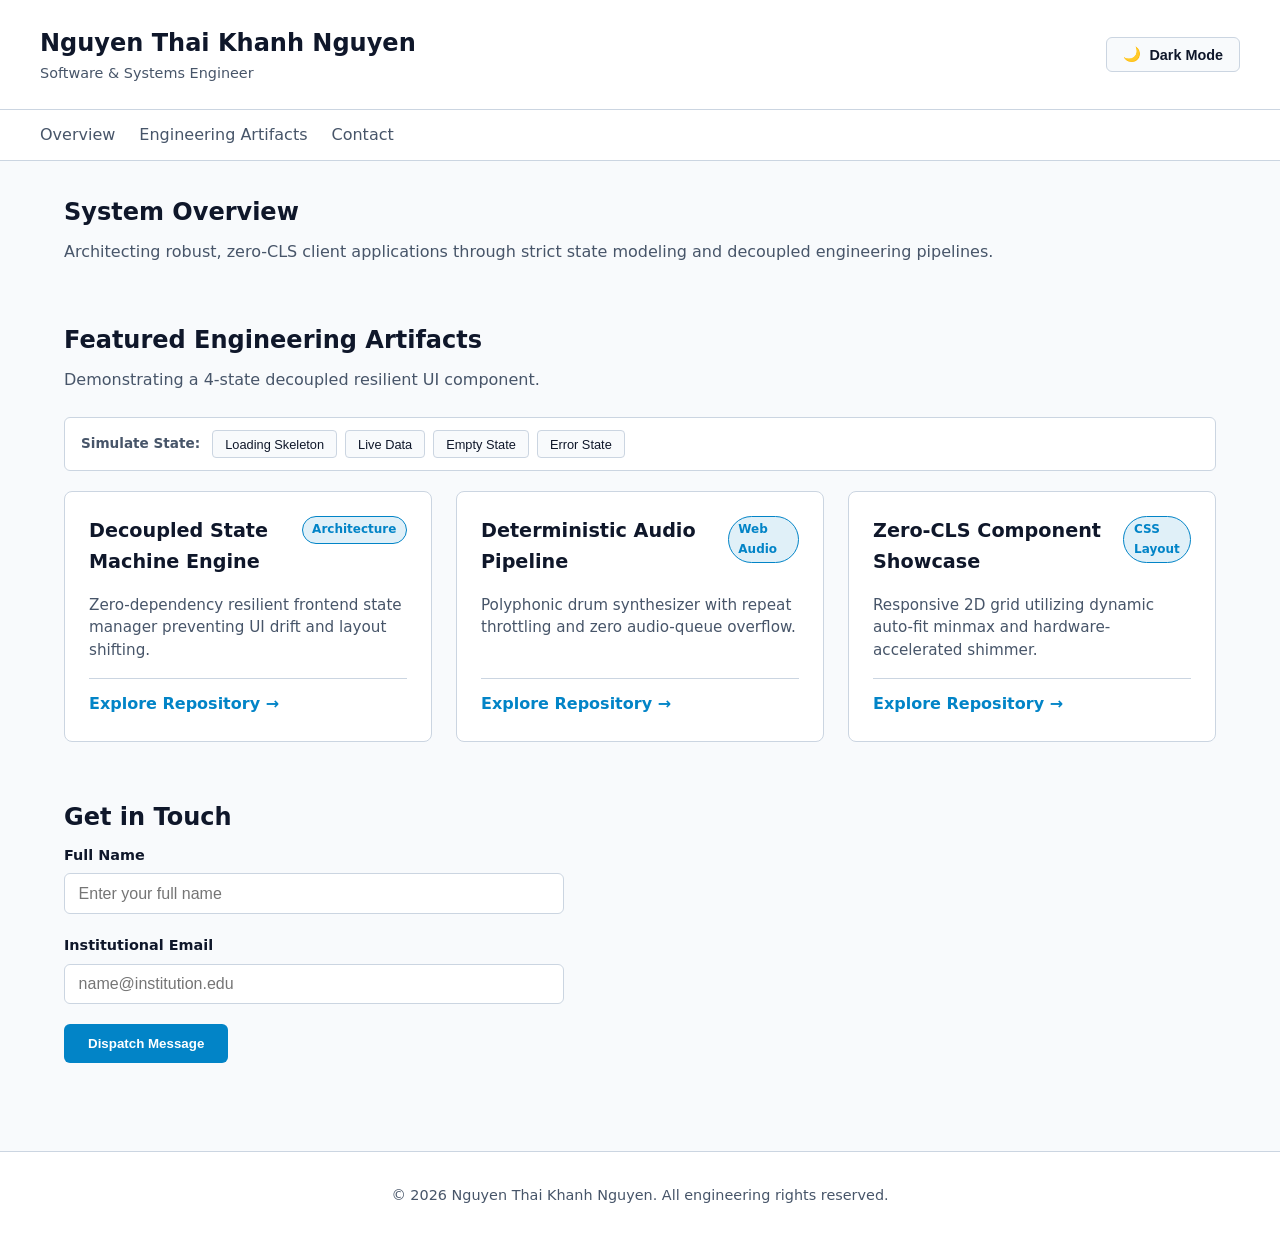
<file: index.html>
<!DOCTYPE html>
<html lang="en">
<head>
  <meta charset="UTF-8">
  <meta name="viewport" content="width=device-width, initial-scale=1.0">
  <title>Engineering Portfolio | Resilient Architecture</title>
  <link rel="stylesheet" href="style.css">
</head>
<body>
  <!-- Accessible Skip Link -->
  <a href="#main-content" class="skip-link">Skip to main content</a>

  <!-- Global Header Landmark -->
  <header role="banner" class="site-header">
    <div class="header-inner">
      <div class="brand">
        <h1 class="brand-title">Nguyen Thai Khanh Nguyen</h1>
        <p class="brand-tagline">Software & Systems Engineer</p>
      </div>

      <!-- Theme Switcher Trigger -->
      <button 
        type="button" 
        id="theme-btn" 
        class="theme-toggle" 
        aria-pressed="false" 
        aria-label="Toggle color theme">
        <span class="theme-icon" aria-hidden="true">🌙</span>
        <span class="theme-text">Dark Mode</span>
      </button>
    </div>
  </header>

  <!-- Global Navigation Landmark -->
  <nav role="navigation" aria-label="Primary Navigation" class="site-nav">
    <ul class="nav-links">
      <li><a href="#overview">Overview</a></li>
      <li><a href="#projects">Engineering Artifacts</a></li>
      <li><a href="#contact">Contact</a></li>
    </ul>
  </nav>

  <!-- Main Content Landmark -->
  <main id="main-content" role="main">
    <!-- Hero / Overview Section -->
    <section id="overview" class="section-container" aria-labelledby="overview-heading">
      <h2 id="overview-heading">System Overview</h2>
      <p class="section-lead">
        Architecting robust, zero-CLS client applications through strict state modeling and decoupled engineering pipelines.
      </p>
    </section>

    <!-- Exercise 4: Resilient Component Architecture -->
    <section id="projects" class="section-container" aria-labelledby="projects-heading">
      <div class="section-header">
        <h2 id="projects-heading">Featured Engineering Artifacts</h2>
        <p class="section-subtitle">Demonstrating a 4-state decoupled resilient UI component.</p>
      </div>

      <!-- State Simulator (Interactive controls for Live Defense evaluation) -->
      <aside class="state-simulator" aria-label="Live State Simulator">
        <span class="simulator-label">Simulate State:</span>
        <div class="button-group" role="group" aria-label="State controls">
          <button type="button" class="btn-state" data-target="loading">Loading Skeleton</button>
          <button type="button" class="btn-state" data-target="success">Live Data</button>
          <button type="button" class="btn-state" data-target="empty">Empty State</button>
          <button type="button" class="btn-state" data-target="error">Error State</button>
        </div>
      </aside>

      <!-- Target Container for Dynamic Component States -->
      <div 
        id="projects-container" 
        class="projects-grid" 
        role="region" 
        aria-label="Projects list" 
        aria-live="polite" 
        aria-busy="false">
        <!-- State nodes are injected dynamically via app.js -->
      </div>
    </section>

    <!-- Contact Form Section -->
    <section id="contact" class="section-container" aria-labelledby="contact-heading">
      <h2 id="contact-heading">Get in Touch</h2>
      <form class="contact-form" action="#" method="POST" onsubmit="event.preventDefault();">
        <div class="form-group">
          <label for="contact-name">Full Name</label>
          <input type="text" id="contact-name" name="name" required placeholder="Enter your full name">
        </div>
        <div class="form-group">
          <label for="contact-email">Institutional Email</label>
          <input type="email" id="contact-email" name="email" required placeholder="name@institution.edu">
        </div>
        <button type="submit" class="btn-submit">Dispatch Message</button>
      </form>
    </section>
  </main>

  <!-- Global Footer Landmark -->
  <footer role="contentinfo" class="site-footer">
    <p>&copy; 2026 Nguyen Thai Khanh Nguyen. All engineering rights reserved.</p>
  </footer>

  <script src="app.js"></script>
</body>
</html>
</file>
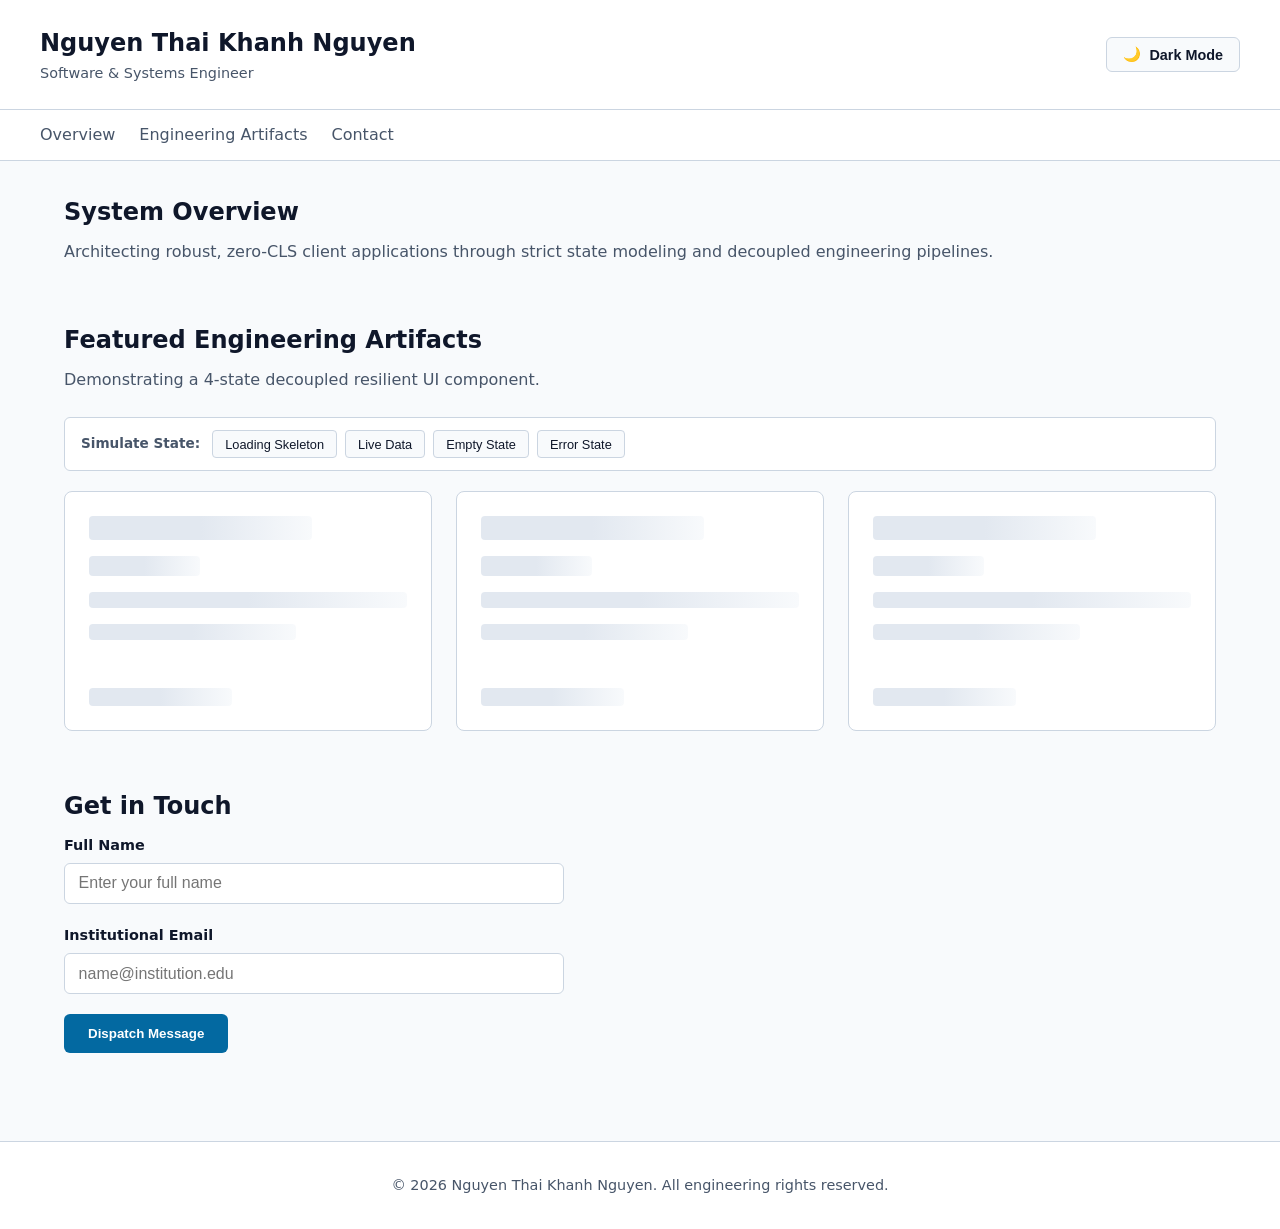
<file: homework1/index.html>
<!DOCTYPE html>
<html lang="en">
<head>
  <meta charset="UTF-8">
  <meta name="viewport" content="width=device-width, initial-scale=1.0">

  <meta
  http-equiv="Content-Security-Policy"
  content="default-src 'none'; script-src 'self'; style-src 'self'; img-src 'self'; font-src 'self'; connect-src 'self'; object-src 'none'; base-uri 'none'; form-action 'none'"
>

  <title>Engineering Portfolio | Resilient Architecture</title>
  <meta
  name="description"
  content="Engineering portfolio of Nguyen Thai Khanh Nguyen, showcasing responsive web development, accessible interfaces, and resilient JavaScript components."
>
  <link rel="icon" type="image/svg+xml" href="favicon.svg">
  <link rel="stylesheet" href="style.css">
</head>
<body>
  <!-- Accessible Skip Link -->
  <a href="#main-content" class="skip-link">Skip to main content</a>

  <!-- Global Header Landmark -->
  <header role="banner" class="site-header">
    <div class="header-inner">
      <div class="brand">
        <h1 class="brand-title">Nguyen Thai Khanh Nguyen</h1>
        <p class="brand-tagline">Software & Systems Engineer</p>
      </div>

      <!-- Theme Switcher Trigger -->
      <button 
        type="button" 
        id="theme-btn" 
        class="theme-toggle" 
        aria-pressed="false" 
        aria-label="Toggle color theme">
        <span class="theme-icon" aria-hidden="true">🌙</span>
        <span class="theme-text">Dark Mode</span>
      </button>
    </div>
  </header>

  <!-- Global Navigation Landmark -->
  <nav role="navigation" aria-label="Primary Navigation" class="site-nav">
    <ul class="nav-links">
      <li><a href="#overview">Overview</a></li>
      <li><a href="#projects">Engineering Artifacts</a></li>
      <li><a href="#contact">Contact</a></li>
    </ul>
  </nav>

  <!-- Main Content Landmark -->
  <main id="main-content" role="main">
    <!-- Hero / Overview Section -->
    <section id="overview" class="section-container" aria-labelledby="overview-heading">
      <h2 id="overview-heading">System Overview</h2>
      <p class="section-lead">
        Architecting robust, zero-CLS client applications through strict state modeling and decoupled engineering pipelines.
      </p>
    </section>

    <!-- Exercise 4: Resilient Component Architecture -->
    <section id="projects" class="section-container" aria-labelledby="projects-heading">
      <div class="section-header">
        <h2 id="projects-heading">Featured Engineering Artifacts</h2>
        <p class="section-subtitle">Demonstrating a 4-state decoupled resilient UI component.</p>
      </div>

      <!-- State Simulator (Interactive controls for Live Defense evaluation) -->
      <aside class="state-simulator" aria-label="Live State Simulator">
        <span class="simulator-label">Simulate State:</span>
        <div class="button-group" role="group" aria-label="State controls">
          <button type="button" class="btn-state" data-target="loading">Loading Skeleton</button>
          <button type="button" class="btn-state" data-target="success">Live Data</button>
          <button type="button" class="btn-state" data-target="empty">Empty State</button>
          <button type="button" class="btn-state" data-target="error">Error State</button>
        </div>
      </aside>

      <!-- Target Container for Dynamic Component States -->
      <div 
        id="projects-container" 
        class="projects-grid" 
        role="region" 
        aria-label="Projects list" 
        aria-live="polite" 
        aria-busy="false">
        <!-- State nodes are injected dynamically via app.js -->
      </div>
    </section>

    <!-- Contact Form Section -->
    <section id="contact" class="section-container" aria-labelledby="contact-heading">
      <h2 id="contact-heading">Get in Touch</h2>
      <form class="contact-form" action="#" method="POST">
        <div class="form-group">
          <label for="contact-name">Full Name</label>
          <input type="text" id="contact-name" name="name" required placeholder="Enter your full name">
        </div>
        <div class="form-group">
          <label for="contact-email">Institutional Email</label>
          <input type="email" id="contact-email" name="email" required placeholder="name@institution.edu">
        </div>
        <button type="submit" class="btn-submit">Dispatch Message</button>
      </form>
    </section>
  </main>

  <!-- Global Footer Landmark -->
  <footer role="contentinfo" class="site-footer">
    <p>&copy; 2026 Nguyen Thai Khanh Nguyen. All engineering rights reserved.</p>
  </footer>

  <script src="app.js"></script>
</body>
</html>
</file>
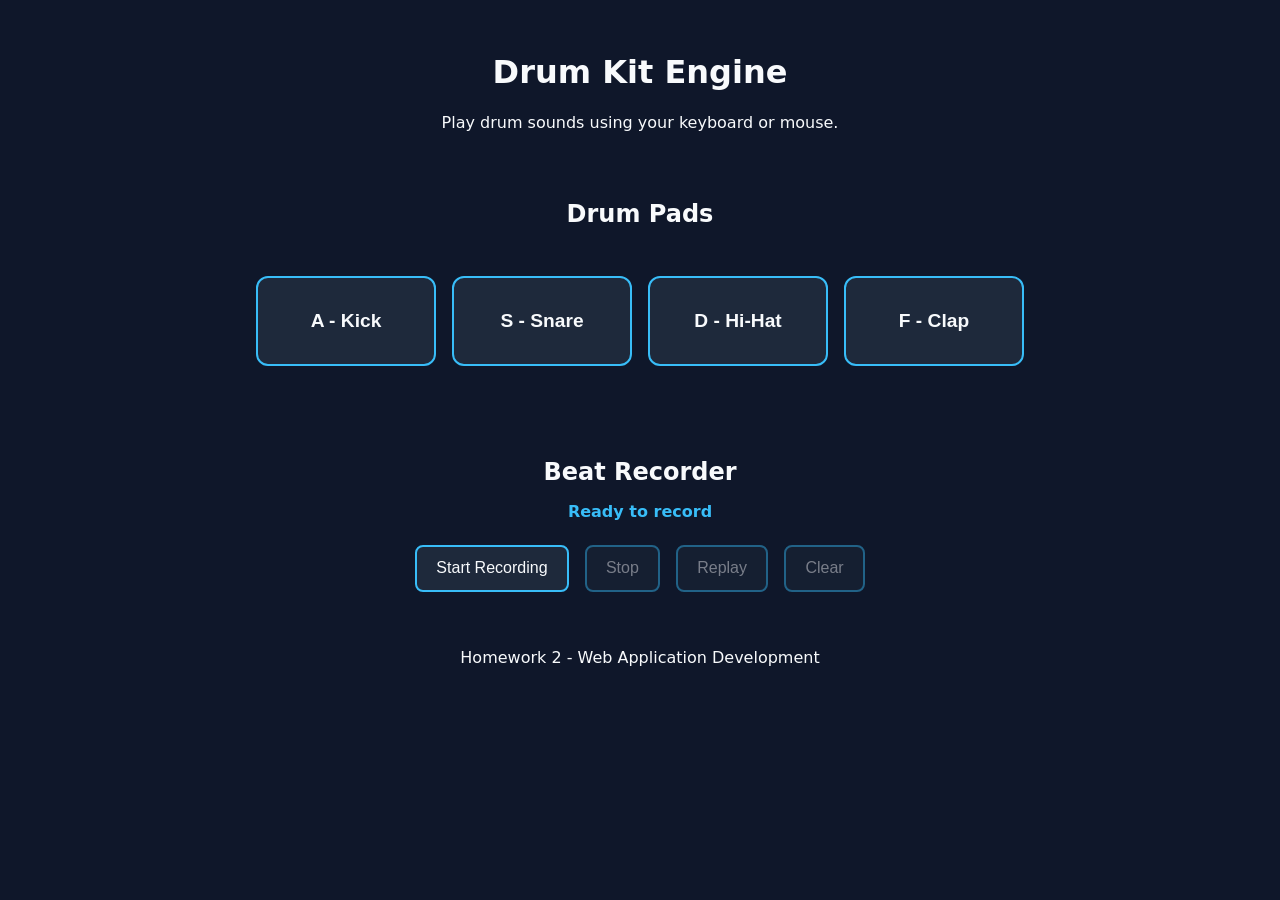
<file: homework2/index.html>
<!DOCTYPE html>
<html lang="en">
<head>
  <meta charset="UTF-8">
  <meta name="viewport" content="width=device-width, initial-scale=1.0">
  <title>Drum Kit Engine</title>
  <meta
  name="description"
  content="An interactive drum kit web application with keyboard controls, polyphonic audio playback, and a beat recorder."
>
  <link rel="icon" href="data:image/svg+xml,%3Csvg xmlns='http://www.w3.org/2000/svg' viewBox='0 0 100 100'%3E%3Ctext y='.9em' font-size='90'%3E%F0%9F%A5%81%3C/text%3E%3C/svg%3E">
  <link rel="stylesheet" href="style.css">
</head>
<body>
  <header>
    <h1>Drum Kit Engine</h1>
    <p>Play drum sounds using your keyboard or mouse.</p>
  </header>

  <main id="main-content">
    <section aria-labelledby="drum-heading">
      <h2 id="drum-heading">Drum Pads</h2>

      <section class="drum-kit" aria-label="Drum controls">
        <button type="button" class="drum-pad" data-key="a" data-sound="sounds/kick.wav">
          A - Kick
        </button>

        <button type="button" class="drum-pad" data-key="s" data-sound="sounds/snare.wav">
          S - Snare
        </button>

        <button type="button" class="drum-pad" data-key="d" data-sound="sounds/hihat.wav">
          D - Hi-Hat
        </button>

        <button type="button" class="drum-pad" data-key="f" data-sound="sounds/clap.wav">
          F - Clap
        </button>
      </section>
    </section>
    
    
<section class="recorder" aria-labelledby="recorder-heading">
  <h2 id="recorder-heading">Beat Recorder</h2>

  <p id="recorder-status" role="status">
    Ready to record
  </p>

  <section class="recorder-controls" aria-label="Recording controls">
    <button type="button" id="record-btn">
      Start Recording
    </button>

    <button type="button" id="stop-btn" disabled>
      Stop
    </button>

    <button type="button" id="replay-btn" disabled>
      Replay
    </button>

    <button type="button" id="clear-btn" disabled>
      Clear
    </button>
  </section>
</section>


  </main>

  <footer>
    <p>Homework 2 - Web Application Development</p>
  </footer>
  <script type="module" src="js/app.js"></script>
</body>
</html>
</file>
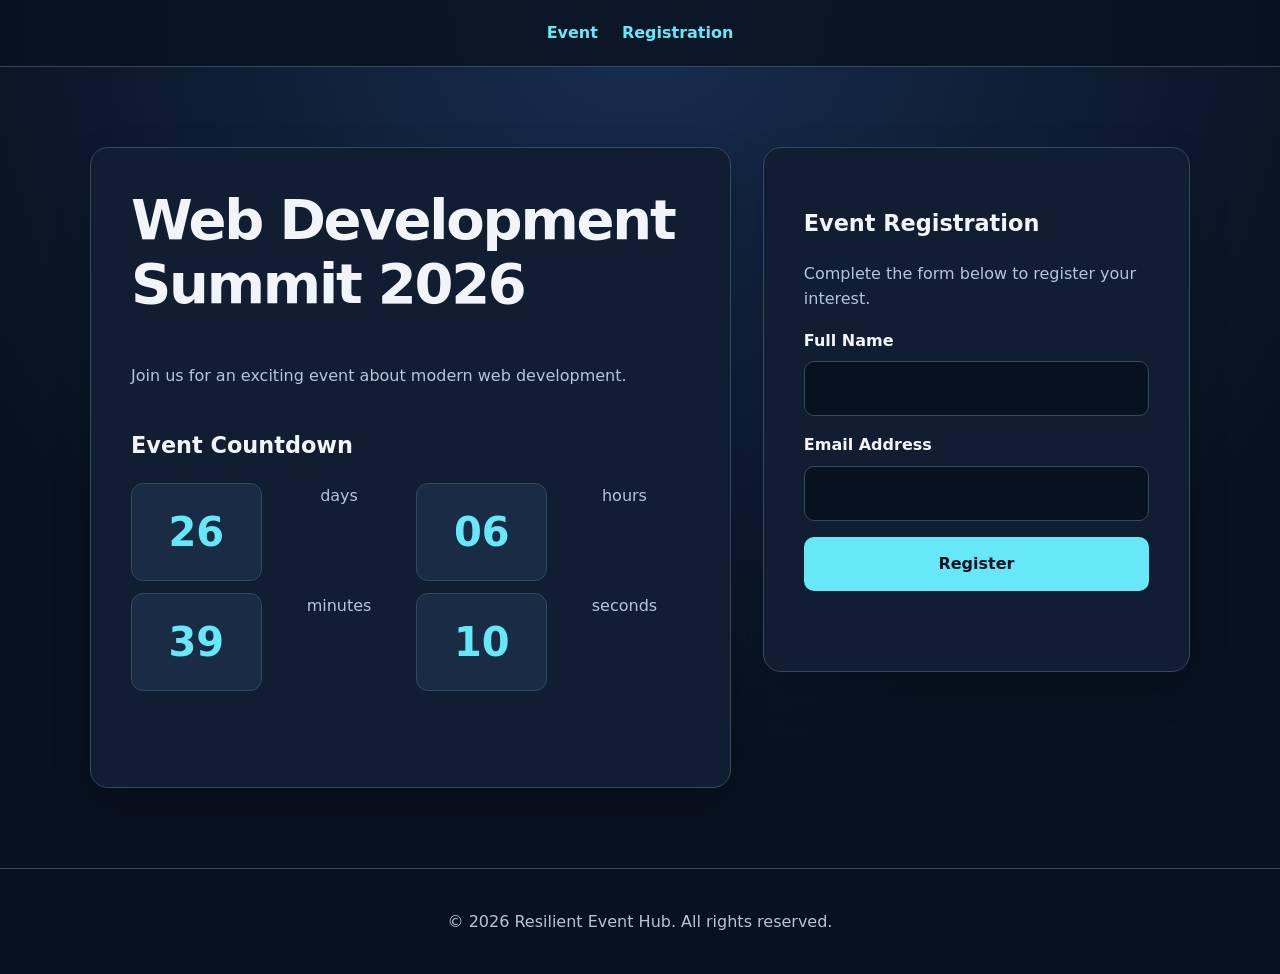
<file: homework3/index.html>
<!DOCTYPE html>
<html lang="en">
<head>
  <meta charset="UTF-8">
  <meta name="viewport" content="width=device-width, initial-scale=1.0">
  <meta name="description" content="Join our upcoming web development event. View the countdown and register for updates.">
  <title>Resilient Event Hub</title>
  <link rel="stylesheet" href="style.css">
</head>
<body>
  <a href="#main-content" class="skip-link">Skip to main content</a>

  <header>
    <nav aria-label="Primary navigation">
      <a href="#event">Event</a>
      <a href="#registration">Registration</a>
    </nav>
  </header>

  <main id="main-content">
    <section id="event" aria-labelledby="event-title">
      <h1 id="event-title">Web Development Summit 2026</h1>
      <p>Join us for an exciting event about modern web development.</p>

      <section aria-labelledby="countdown-title">
        <h2 id="countdown-title">Event Countdown</h2>

        <p id="countdown" data-deadline="2026-12-31T00:00:00Z" role="timer" aria-label="Time remaining until the event">
          <span data-unit="days">00</span> days
          <span data-unit="hours">00</span> hours
          <span data-unit="minutes">00</span> minutes
          <span data-unit="seconds">00</span> seconds
        </p>

        <p id="countdown-status" role="status" aria-live="polite"></p>
      </section>
    </section>

    <section id="registration" aria-labelledby="registration-title">
      <h2 id="registration-title">Event Registration</h2>
      <p>Complete the form below to register your interest.</p>

      <form id="registration-form" novalidate>
        <p>
          <label for="full-name">Full Name</label>
          <input
            type="text"
            id="full-name"
            name="fullName"
            autocomplete="name"
            minlength="2"
            maxlength="100"
            required
          >
        </p>

        <p>
          <label for="email">Email Address</label>
          <input
            type="email"
            id="email"
            name="email"
            autocomplete="email"
            maxlength="254"
            required
          >
        </p>

        <button type="submit" id="submit-button">
          Register
        </button>

        <p id="form-status" role="status" aria-live="polite"></p>
      </form>
    </section>
  </main>

  <footer>
    <p>&copy; 2026 Resilient Event Hub. All rights reserved.</p>
  </footer>
  <script src="app.js" defer></script>
</body>
</html>
</file>
<file: style.css>
/* ==========================================================================
   1. GLOBAL RESET & BASE TOKENS (Exercise 1 & 2)
   ========================================================================== */

*, *::before, *::after {
  box-sizing: border-box;
  margin: 0;
  padding: 0;
}

:root {
  --font-family: system-ui, -apple-system, BlinkMacSystemFont, 'Segoe UI', Roboto, sans-serif;
  
  /* Light Theme Tokens */
  --bg-primary: #f8fafc;
  --bg-surface: #ffffff;
  --border-color: #cbd5e1;
  --text-primary: #0f172a;
  --text-secondary: #475569;
  --accent: #0284c7;
  --accent-hover: #0369a1;
  --accent-light: rgba(2, 132, 199, 0.12);
  --error-color: #dc2626;
  --error-bg: rgba(220, 38, 38, 0.08);

  /* Shimmer tokens for light theme */
  --shimmer-base: #e2e8f0;
  --shimmer-highlight: #f8fafc;
}

/* Dark Theme Tokens */
body.dark-theme {
  --bg-primary: #0f172a;
  --bg-surface: #1e293b;
  --border-color: #334155;
  --text-primary: #f8fafc;
  --text-secondary: #94a3b8;
  --accent: #38bdf8;
  --accent-hover: #7dd3fc;
  --accent-light: rgba(56, 189, 248, 0.15);
  --error-color: #f87171;
  --error-bg: rgba(248, 113, 113, 0.1);

  /* Shimmer tokens matching Slide 18 specification */
  --shimmer-base: #1e293b;
  --shimmer-highlight: #334155;
}

html {
  color-scheme: light dark;
}

body {
  font-family: var(--font-family);
  background-color: var(--bg-primary);
  color: var(--text-primary);
  line-height: 1.6;
  min-height: 100vh;
  display: flex;
  flex-direction: column;
}

/* Skip link for Accessibility */
.skip-link {
  position: absolute;
  top: -100px;
  left: 1rem;
  background: var(--accent);
  color: #ffffff;
  padding: 0.75rem 1.25rem;
  z-index: 999;
  border-radius: 4px;
  text-decoration: none;
  font-weight: 600;
  transition: top 0.2s ease;
}

.skip-link:focus {
  top: 1rem;
}

/* ==========================================================================
   2. LANDMARK CONTAINERS & NAVIGATION
   ========================================================================== */

.site-header {
  background: var(--bg-surface);
  border-bottom: 1px solid var(--border-color);
  padding: 1.5rem 2rem;
}

.header-inner {
  max-width: 1200px;
  margin: 0 auto;
  display: flex;
  justify-content: space-between;
  align-items: center;
  gap: 1.5rem;
  flex-wrap: wrap;
}

.brand-title {
  font-size: 1.5rem;
  font-weight: 700;
  color: var(--text-primary);
}

.brand-tagline {
  font-size: 0.9rem;
  color: var(--text-secondary);
}

.theme-toggle {
  display: inline-flex;
  align-items: center;
  gap: 0.5rem;
  padding: 0.5rem 1rem;
  background: var(--bg-primary);
  border: 1px solid var(--border-color);
  border-radius: 6px;
  color: var(--text-primary);
  font-size: 0.9rem;
  font-weight: 600;
  cursor: pointer;
}

.theme-toggle:focus-visible {
  outline: 2px solid var(--accent);
  outline-offset: 2px;
}

.site-nav {
  background: var(--bg-surface);
  border-bottom: 1px solid var(--border-color);
  padding: 0.75rem 2rem;
}

.nav-links {
  max-width: 1200px;
  margin: 0 auto;
  display: flex;
  list-style: none;
  gap: 1.5rem;
}

.nav-links a {
  color: var(--text-secondary);
  text-decoration: none;
  font-weight: 500;
}

.nav-links a:hover,
.nav-links a:focus-visible {
  color: var(--accent);
  text-decoration: underline;
}

main {
  flex: 1;
  max-width: 1200px;
  width: 100%;
  margin: 0 auto;
  padding: 2rem 1.5rem;
}

.section-container {
  margin-bottom: 3.5rem;
}

.section-container h2 {
  font-size: 1.5rem;
  margin-bottom: 0.5rem;
}

.section-lead, .section-subtitle {
  color: var(--text-secondary);
  margin-bottom: 1.5rem;
}

/* ==========================================================================
   3. SUB-TASK T-03A: PURE CSS SHIMMER LOADING SKELETON (Slide 18)
   ========================================================================== */

@keyframes shimmer {
  0% {
    background-position: 200% 0;
  }
  100% {
    background-position: -200% 0;
  }
}

.skeleton-card {
  background: var(--bg-surface);
  border: 1px solid var(--border-color);
  border-radius: 8px;
  padding: 1.5rem;
  display: flex;
  flex-direction: column;
  gap: 1rem;
  min-height: 240px; /* Enforces CLS = 0 layout stability */
}

.skeleton-shimmer {
  background: linear-gradient(
    90deg, 
    var(--shimmer-base) 25%, 
    var(--shimmer-highlight) 50%, 
    var(--shimmer-base) 75%
  );
  background-size: 200% 100%;
  animation: shimmer 1.5s infinite;
  border-radius: 4px;
}

.skeleton-title {
  height: 24px;
  width: 70%;
}

.skeleton-badge {
  height: 20px;
  width: 35%;
}

.skeleton-line {
  height: 16px;
  width: 100%;
}

.skeleton-line.short {
  width: 65%;
}

.skeleton-link {
  height: 18px;
  width: 45%;
  margin-top: auto;
}

/* ==========================================================================
   4. SUB-TASK T-03B: LIVE DATA STATE (Grid & Flexbox Badges)
   ========================================================================== */

.projects-grid {
  display: grid;
  grid-template-columns: repeat(auto-fit, minmax(280px, 1fr));
  gap: 1.5rem;
  min-height: 240px;
}

.project-card {
  background: var(--bg-surface);
  border: 1px solid var(--border-color);
  border-radius: 8px;
  padding: 1.5rem;
  display: flex;
  flex-direction: column;
  gap: 1rem;
  transition: transform 0.2s ease, border-color 0.2s ease;
}

.project-card:hover,
.project-card:focus-within {
  transform: translateY(-2px);
  border-color: var(--accent);
}

.card-header {
  display: flex;
  justify-content: space-between;
  align-items: flex-start;
  gap: 0.75rem;
}

.card-title {
  font-size: 1.2rem;
  font-weight: 600;
  color: var(--text-primary);
}

.badge-list {
  display: flex;
  flex-wrap: wrap;
  gap: 0.4rem;
  list-style: none;
}

.badge {
  font-size: 0.75rem;
  font-weight: 600;
  padding: 0.2rem 0.6rem;
  border-radius: 9999px;
  background: var(--accent-light);
  color: var(--accent);
  border: 1px solid var(--accent);
}

.card-body {
  color: var(--text-secondary);
  font-size: 0.95rem;
  line-height: 1.5;
}

.card-footer {
  margin-top: auto;
  padding-top: 0.75rem;
  border-top: 1px solid var(--border-color);
}

.project-link {
  color: var(--accent);
  text-decoration: none;
  font-weight: 600;
  display: inline-flex;
  align-items: center;
  gap: 0.35rem;
}

.project-link:hover,
.project-link:focus-visible {
  text-decoration: underline;
  outline: 2px solid var(--accent);
  outline-offset: 3px;
}

/* ==========================================================================
   5. SUB-TASK T-03C: EMPTY & ERROR FEEDBACK CARDS
   ========================================================================== */

.state-feedback-card {
  grid-column: 1 / -1;
  text-align: center;
  padding: 3rem 1.5rem;
  background: var(--bg-surface);
  border: 1px dashed var(--border-color);
  border-radius: 8px;
  display: flex;
  flex-direction: column;
  align-items: center;
  justify-content: center;
  gap: 1rem;
}

.state-feedback-card.error-card {
  border-color: var(--error-color);
  background: var(--error-bg);
}

.state-icon {
  font-size: 2.2rem;
}

.state-title {
  font-size: 1.25rem;
  font-weight: 600;
}

.state-message {
  color: var(--text-secondary);
  max-width: 500px;
  font-size: 0.95rem;
}

.btn-retry {
  padding: 0.6rem 1.4rem;
  background: var(--accent);
  color: #ffffff;
  border: none;
  border-radius: 6px;
  font-weight: 600;
  cursor: pointer;
}

.btn-retry:hover {
  background: var(--accent-hover);
}

.btn-retry:focus-visible {
  outline: 3px solid var(--accent);
  outline-offset: 3px;
}

/* State Simulator Bar */
.state-simulator {
  display: flex;
  align-items: center;
  gap: 0.75rem;
  margin-bottom: 1.25rem;
  flex-wrap: wrap;
  padding: 0.75rem 1rem;
  background: var(--bg-surface);
  border: 1px solid var(--border-color);
  border-radius: 6px;
}

.simulator-label {
  font-size: 0.85rem;
  font-weight: 600;
  color: var(--text-secondary);
}

.button-group {
  display: flex;
  gap: 0.5rem;
  flex-wrap: wrap;
}

.btn-state {
  padding: 0.35rem 0.75rem;
  font-size: 0.8rem;
  font-weight: 500;
  background: var(--bg-primary);
  border: 1px solid var(--border-color);
  color: var(--text-primary);
  border-radius: 4px;
  cursor: pointer;
}

.btn-state:hover,
.btn-state:focus-visible {
  border-color: var(--accent);
  color: var(--accent);
}

/* Form Styles */
.contact-form {
  max-width: 500px;
  display: flex;
  flex-direction: column;
  gap: 1.25rem;
}

.form-group {
  display: flex;
  flex-direction: column;
  gap: 0.4rem;
}

.form-group label {
  font-weight: 600;
  font-size: 0.9rem;
}

.form-group input {
  padding: 0.65rem 0.85rem;
  border: 1px solid var(--border-color);
  border-radius: 6px;
  background: var(--bg-surface);
  color: var(--text-primary);
  font-size: 1rem;
}

.form-group input:focus-visible {
  outline: 2px solid var(--accent);
}

.btn-submit {
  padding: 0.75rem 1.5rem;
  background: var(--accent);
  color: #ffffff;
  border: none;
  border-radius: 6px;
  font-weight: 600;
  cursor: pointer;
  align-self: flex-start;
}

.site-footer {
  text-align: center;
  padding: 2rem 1.5rem;
  border-top: 1px solid var(--border-color);
  background: var(--bg-surface);
  font-size: 0.9rem;
  color: var(--text-secondary);
}
</file>
<file: homework1/style.css>
/* ==========================================================================
   1. GLOBAL RESET & BASE TOKENS (Exercise 1 & 2)
   ========================================================================== */

*, *::before, *::after {
  box-sizing: border-box;
  margin: 0;
  padding: 0;
}

:root {
  --font-family: system-ui, -apple-system, BlinkMacSystemFont, 'Segoe UI', Roboto, sans-serif;
  
  /* Light Theme Tokens */
  --bg-primary: #f8fafc;
  --bg-surface: #ffffff;
  --border-color: #cbd5e1;
  --text-primary: #0f172a;
  --text-secondary: #475569;
  --accent: #0369a1;
  --accent-hover: #0369a1;
  --accent-light: rgba(2, 132, 199, 0.12);
  --error-color: #dc2626;
  --error-bg: rgba(220, 38, 38, 0.08);
  --on-accent: #ffffff;

  /* Shimmer tokens for light theme */
  --shimmer-base: #e2e8f0;
  --shimmer-highlight: #f8fafc;
}

/* Dark Theme Tokens */
body.dark-theme {
  --bg-primary: #0f172a;
  --bg-surface: #1e293b;
  --border-color: #334155;
  --text-primary: #f8fafc;
  --text-secondary: #94a3b8;
  --accent: #38bdf8;
  --accent-hover: #7dd3fc;
  --accent-light: rgba(56, 189, 248, 0.15);
  --error-color: #f87171;
  --error-bg: rgba(248, 113, 113, 0.1);
  --on-accent: #0f172a;

  /* Shimmer tokens matching Slide 18 specification */
  --shimmer-base: #1e293b;
  --shimmer-highlight: #334155;
}

html {
  color-scheme: light dark;
}

body {
  font-family: var(--font-family);
  background-color: var(--bg-primary);
  color: var(--text-primary);
  line-height: 1.6;
  min-height: 100vh;
  display: flex;
  flex-direction: column;
}

/* Skip link for Accessibility */
.skip-link {
  position: absolute;
  top: -100px;
  left: 1rem;
  background: var(--accent);
  color: var(--on-accent);
  padding: 0.75rem 1.25rem;
  z-index: 999;
  border-radius: 4px;
  text-decoration: none;
  font-weight: 600;
  transition: top 0.2s ease;
}

.skip-link:focus {
  top: 1rem;
}

/* ==========================================================================
   2. LANDMARK CONTAINERS & NAVIGATION
   ========================================================================== */

.site-header {
  background: var(--bg-surface);
  border-bottom: 1px solid var(--border-color);
  padding: 1.5rem 2rem;
}

.header-inner {
  max-width: 1200px;
  margin: 0 auto;
  display: flex;
  justify-content: space-between;
  align-items: center;
  gap: 1.5rem;
  flex-wrap: wrap;
}

.brand-title {
  font-size: 1.5rem;
  font-weight: 700;
  color: var(--text-primary);
}

.brand-tagline {
  font-size: 0.9rem;
  color: var(--text-secondary);
}

.theme-toggle {
  display: inline-flex;
  align-items: center;
  gap: 0.5rem;
  padding: 0.5rem 1rem;
  background: var(--bg-primary);
  border: 1px solid var(--border-color);
  border-radius: 6px;
  color: var(--text-primary);
  font-size: 0.9rem;
  font-weight: 600;
  cursor: pointer;
}

.theme-toggle:focus-visible {
  outline: 2px solid var(--accent);
  outline-offset: 2px;
}

.site-nav {
  background: var(--bg-surface);
  border-bottom: 1px solid var(--border-color);
  padding: 0.75rem 2rem;
}

.nav-links {
  max-width: 1200px;
  margin: 0 auto;
  display: flex;
  list-style: none;
  gap: 1.5rem;
}

.nav-links a {
  color: var(--text-secondary);
  text-decoration: none;
  font-weight: 500;
}

.nav-links a:hover,
.nav-links a:focus-visible {
  color: var(--accent);
  text-decoration: underline;
}

main {
  flex: 1;
  max-width: 1200px;
  width: 100%;
  margin: 0 auto;
  padding: 2rem 1.5rem;
}

.section-container {
  margin-bottom: 3.5rem;
}

.section-container h2 {
  font-size: 1.5rem;
  margin-bottom: 0.5rem;
}

.section-lead, .section-subtitle {
  color: var(--text-secondary);
  margin-bottom: 1.5rem;
}

/* ==========================================================================
   3. SUB-TASK T-03A: PURE CSS SHIMMER LOADING SKELETON (Slide 18)
   ========================================================================== */

@keyframes shimmer {
  0% {
    background-position: 200% 0;
  }
  100% {
    background-position: -200% 0;
  }
}

.skeleton-card {
  background: var(--bg-surface);
  border: 1px solid var(--border-color);
  border-radius: 8px;
  padding: 1.5rem;
  display: flex;
  flex-direction: column;
  gap: 1rem;
  min-height: 240px; /* Enforces CLS = 0 layout stability */
}

.skeleton-shimmer {
  background: linear-gradient(
    90deg, 
    var(--shimmer-base) 25%, 
    var(--shimmer-highlight) 50%, 
    var(--shimmer-base) 75%
  );
  background-size: 200% 100%;
  animation: shimmer 1.5s infinite;
  border-radius: 4px;
}

.skeleton-title {
  height: 24px;
  width: 70%;
}

.skeleton-badge {
  height: 20px;
  width: 35%;
}

.skeleton-line {
  height: 16px;
  width: 100%;
}

.skeleton-line.short {
  width: 65%;
}

.skeleton-link {
  height: 18px;
  width: 45%;
  margin-top: auto;
}

/* ==========================================================================
   4. SUB-TASK T-03B: LIVE DATA STATE (Grid & Flexbox Badges)
   ========================================================================== */

.projects-grid {
  display: grid;
  grid-template-columns: repeat(auto-fit, minmax(280px, 1fr));
  gap: 1.5rem;
  min-height: 240px;
}

.project-card {
  background: var(--bg-surface);
  border: 1px solid var(--border-color);
  border-radius: 8px;
  padding: 1.5rem;
  display: flex;
  flex-direction: column;
  gap: 1rem;
  transition: transform 0.2s ease, border-color 0.2s ease;
}

.project-card:hover,
.project-card:focus-within {
  transform: translateY(-2px);
  border-color: var(--accent);
}

.card-header {
  display: flex;
  justify-content: space-between;
  align-items: flex-start;
  gap: 0.75rem;
}

.card-title {
  font-size: 1.2rem;
  font-weight: 600;
  color: var(--text-primary);
}

.badge-list {
  display: flex;
  flex-wrap: wrap;
  gap: 0.4rem;
  list-style: none;
}

.badge {
  font-size: 0.75rem;
  font-weight: 600;
  padding: 0.2rem 0.6rem;
  border-radius: 9999px;
  background: var(--accent-light);
  color: var(--accent);
  border: 1px solid var(--accent);
}

.card-body {
  color: var(--text-secondary);
  font-size: 0.95rem;
  line-height: 1.5;
}

.card-footer {
  margin-top: auto;
  padding-top: 0.75rem;
  border-top: 1px solid var(--border-color);
}

.project-link {
  color: var(--accent);
  text-decoration: none;
  font-weight: 600;
  display: inline-flex;
  align-items: center;
  gap: 0.35rem;
}

.project-link:hover,
.project-link:focus-visible {
  text-decoration: underline;
  outline: 2px solid var(--accent);
  outline-offset: 3px;
}

/* ==========================================================================
   5. SUB-TASK T-03C: EMPTY & ERROR FEEDBACK CARDS
   ========================================================================== */

.state-feedback-card {
  grid-column: 1 / -1;
  text-align: center;
  padding: 3rem 1.5rem;
  background: var(--bg-surface);
  border: 1px dashed var(--border-color);
  border-radius: 8px;
  display: flex;
  flex-direction: column;
  align-items: center;
  justify-content: center;
  gap: 1rem;
}

.state-feedback-card.error-card {
  border-color: var(--error-color);
  background: var(--error-bg);
}

.state-icon {
  font-size: 2.2rem;
}

.state-title {
  font-size: 1.25rem;
  font-weight: 600;
}

.state-message {
  color: var(--text-secondary);
  max-width: 500px;
  font-size: 0.95rem;
}

.btn-retry {
  padding: 0.6rem 1.4rem;
  background: var(--accent);
  color: var(--on-accent);
  border: none;
  border-radius: 6px;
  font-weight: 600;
  cursor: pointer;
}

.btn-retry:hover {
  background: var(--accent-hover);
}

.btn-retry:focus-visible {
  outline: 3px solid var(--accent);
  outline-offset: 3px;
}

/* State Simulator Bar */
.state-simulator {
  display: flex;
  align-items: center;
  gap: 0.75rem;
  margin-bottom: 1.25rem;
  flex-wrap: wrap;
  padding: 0.75rem 1rem;
  background: var(--bg-surface);
  border: 1px solid var(--border-color);
  border-radius: 6px;
}

.simulator-label {
  font-size: 0.85rem;
  font-weight: 600;
  color: var(--text-secondary);
}

.button-group {
  display: flex;
  gap: 0.5rem;
  flex-wrap: wrap;
}

.btn-state {
  padding: 0.35rem 0.75rem;
  font-size: 0.8rem;
  font-weight: 500;
  background: var(--bg-primary);
  border: 1px solid var(--border-color);
  color: var(--text-primary);
  border-radius: 4px;
  cursor: pointer;
}

.btn-state:hover,
.btn-state:focus-visible {
  border-color: var(--accent);
  color: var(--accent);
}

/* Form Styles */
.contact-form {
  max-width: 500px;
  display: flex;
  flex-direction: column;
  gap: 1.25rem;
}

.form-group {
  display: flex;
  flex-direction: column;
  gap: 0.4rem;
}

.form-group label {
  font-weight: 600;
  font-size: 0.9rem;
}

.form-group input {
  padding: 0.65rem 0.85rem;
  border: 1px solid var(--border-color);
  border-radius: 6px;
  background: var(--bg-surface);
  color: var(--text-primary);
  font-size: 1rem;
}

.form-group input:focus-visible {
  outline: 2px solid var(--accent);
}

.btn-submit {
  padding: 0.75rem 1.5rem;
  background: var(--accent);
  color: var(--on-accent);
  border: none;
  border-radius: 6px;
  font-weight: 600;
  cursor: pointer;
  align-self: flex-start;
}

.site-footer {
  text-align: center;
  padding: 2rem 1.5rem;
  border-top: 1px solid var(--border-color);
  background: var(--bg-surface);
  font-size: 0.9rem;
  color: var(--text-secondary);
}
</file>
<file: homework2/style.css>
:root {
  --bg-color: #0f172a;
  --text-color: #f8fafc;
  --pad-color: #1e293b;
  --accent-color: #38bdf8;
}

*,
*::before,
*::after {
  box-sizing: border-box;
}

body {
  margin: 0;
  min-height: 100vh;
  background: var(--bg-color);
  color: var(--text-color);
  font-family: system-ui, sans-serif;
  text-align: center;
}

header {
  padding: 2rem 1rem;
}

.drum-kit {
  display: grid;
  grid-template-columns: repeat(auto-fit, minmax(min(100%, 150px), 1fr));
  gap: 1rem;
  max-width: 800px;
  margin: 2rem auto;
  padding: 1rem;
}

.drum-pad {
  padding: 2rem 1rem;
  border: 2px solid var(--accent-color);
  border-radius: 12px;
  background: var(--pad-color);
  color: var(--text-color);
  font-size: 1.2rem;
  font-weight: bold;
  cursor: pointer;
  transition: transform 0.1s, background-color 0.1s;
}

.drum-pad.active {
  background: var(--accent-color);
  color: var(--bg-color);
  transform: scale(1.05);
}

.drum-pad:focus-visible {
  outline: 3px solid var(--text-color);
  outline-offset: 4px;
}


/* Beat Recorder */

.recorder {
  max-width: 800px;
  margin: 2rem auto;
  padding: 1.5rem;
}

.recorder h2 {
  margin-bottom: 1rem;
}

#recorder-status {
  margin-bottom: 1.5rem;
  color: var(--accent-color);
  font-weight: 600;
}

.recorder-controls {
  display: flex;
  justify-content: center;
  flex-wrap: wrap;
  gap: 1rem;
}

.recorder-controls button {
  padding: 0.8rem 1.2rem;
  border: 2px solid var(--accent-color);
  border-radius: 8px;
  background: var(--pad-color);
  color: var(--text-color);
  font-size: 1rem;
  cursor: pointer;
  transition: background-color 0.2s;
}

.recorder-controls button:hover:not(:disabled) {
  background: var(--accent-color);
  color: var(--bg-color);
}

.recorder-controls button:focus-visible {
  outline: 3px solid var(--text-color);
  outline-offset: 3px;
}

.recorder-controls button:disabled {
  opacity: 0.45;
  cursor: not-allowed;
}
</file>
<file: homework3/style.css>
/* Homework 3 - Resilient Event Hub */
/* HW3-02: Mobile-first responsive landing page */

:root {
  color-scheme: dark;
  --bg: #08111f;
  --surface: #111e32;
  --surface-hover: #192b45;
  --text: #f1f5f9;
  --muted: #b5c5d8;
  --accent: #67e8f9;
  --accent-strong: #22d3ee;
  --border: #344962;
  --success: #86efac;
  --error: #fca5a5;
  --radius: 18px;
}

*, *::before, *::after {
  box-sizing: border-box;
}

html {
  scroll-behavior: smooth;
}

body {
  margin: 0;
  min-height: 100vh;
  background: radial-gradient(
    circle at top,
    #182d50 0%,
    var(--bg) 65%
  );
  color: var(--text);
  font-family: system-ui, -apple-system, BlinkMacSystemFont,
    "Segoe UI", sans-serif;
  line-height: 1.6;
}

a {
  color: var(--accent);
}

a:hover {
  color: var(--text);
}

a:focus-visible,
button:focus-visible,
input:focus-visible {
  outline: 3px solid var(--accent);
  outline-offset: 4px;
}

.skip-link {
  position: absolute;
  top: -100px;
  left: 1rem;
  z-index: 10;
  padding: 0.75rem 1rem;
  background: var(--accent);
  color: var(--bg);
  border-radius: 8px;
}

.skip-link:focus {
  top: 1rem;
}

body > header {
  border-bottom: 1px solid var(--border);
  background: rgb(8 17 31 / 80%);
}

nav {
  display: flex;
  flex-wrap: wrap;
  justify-content: center;
  gap: 1.5rem;
  max-width: 1100px;
  margin: auto;
  padding: 1.25rem;
}

nav a {
  font-weight: 600;
  text-decoration: none;
}

main {
  display: grid;
  gap: 2rem;
  width: min(100% - 2rem, 1100px);
  margin: 3rem auto;
}

#event,
#registration {
  min-width: 0;
  padding: 1.5rem;
  border: 1px solid var(--border);
  border-radius: var(--radius);
  background: var(--surface);
  box-shadow: 0 16px 40px rgb(0 0 0 / 16%);
}

h1 {
  margin-top: 0;
  font-size: clamp(2rem, 6vw, 3.5rem);
  line-height: 1.15;
  letter-spacing: -0.04em;
}

h2 {
  font-size: 1.4rem;
}

#event > p,
#registration > p {
  color: var(--muted);
}

#event > section {
  margin-top: 2.5rem;
}

#countdown {
  display: grid;
  grid-template-columns: repeat(2, minmax(0, 1fr));
  gap: 0.75rem;
  color: var(--muted);
  text-align: center;
}

#countdown span {
  display: block;
  padding: 1rem 0.5rem;
  border: 1px solid var(--border);
  border-radius: 12px;
  background: var(--surface-hover);
  color: var(--accent);
  font-size: clamp(1.8rem, 5vw, 2.5rem);
  font-weight: 800;
  font-variant-numeric: tabular-nums;
}

#countdown-status,
#form-status {
  min-height: 1.5rem;
}

#registration-form {
  display: grid;
  gap: 1rem;
}

#registration-form > p {
  margin: 0;
}

label {
  display: block;
  margin-bottom: 0.5rem;
  font-weight: 600;
}

input {
  display: block;
  width: 100%;
  padding: 0.85rem 1rem;
  border: 1px solid var(--border);
  border-radius: 10px;
  background: var(--bg);
  color: var(--text);
  font: inherit;
}

input::placeholder {
  color: var(--muted);
}

button {
  width: 100%;
  padding: 0.9rem 1.25rem;
  border: 0;
  border-radius: 10px;
  background: var(--accent);
  color: var(--bg);
  font: inherit;
  font-weight: 750;
  cursor: pointer;
  transition: background 150ms ease, transform 150ms ease;
}

button:hover:not(:disabled) {
  background: var(--accent-strong);
  transform: translateY(-2px);
}

button:disabled {
  opacity: 0.6;
  cursor: not-allowed;
}

#form-status[data-state="success"] {
  color: var(--success);
}

#form-status[data-state="error"] {
  color: var(--error);
}

body > footer {
  padding: 1.5rem;
  border-top: 1px solid var(--border);
  color: var(--muted);
  text-align: center;
}

@media (min-width: 640px) {
  #countdown {
    grid-template-columns: repeat(4, minmax(0, 1fr));
  }
}

@media (min-width: 900px) {
  main {
    grid-template-columns: 1.2fr 0.8fr;
    align-items: start;
    margin-top: 5rem;
    margin-bottom: 5rem;
  }

  #event,
  #registration {
    padding: 2.5rem;
  }
}

@media (prefers-reduced-motion: reduce) {
  html {
    scroll-behavior: auto;
  }

  button {
    transition: none;
  }
}
</file>
